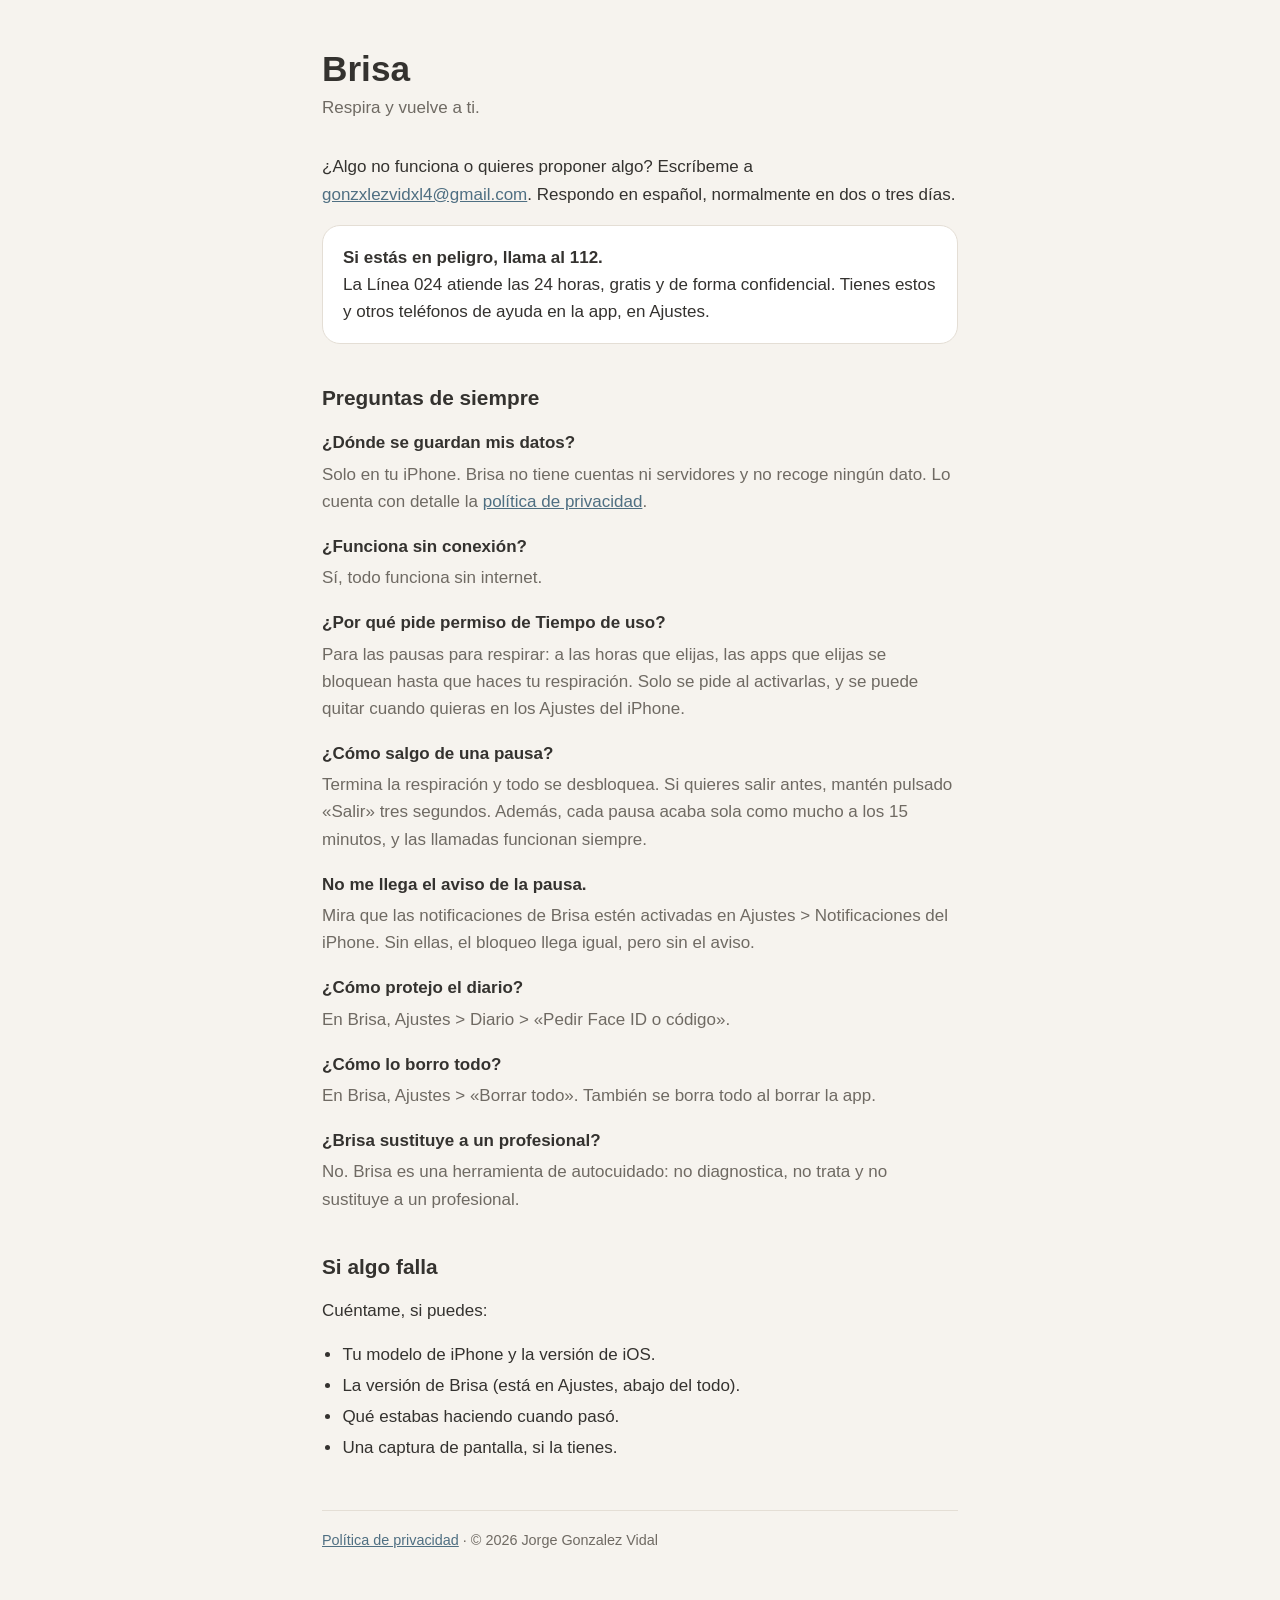
<file: index.html>
<!DOCTYPE html>
<html lang="es">
<head>
<meta charset="utf-8">
<meta name="viewport" content="width=device-width, initial-scale=1">
<meta name="color-scheme" content="light dark">
<title>Brisa · Soporte</title>
<link rel="stylesheet" href="estilo.css">
</head>
<body>
<main>
  <h1>Brisa</h1>
  <p class="lema">Respira y vuelve a ti.</p>

  <p>¿Algo no funciona o quieres proponer algo? Escríbeme a
    <a href="mailto:gonzxlezvidxl4@gmail.com">gonzxlezvidxl4@gmail.com</a>.
    Respondo en español, normalmente en dos o tres días.</p>

  <div class="tarjeta">
    <strong>Si estás en peligro, llama al 112.</strong><br>
    La Línea 024 atiende las 24 horas, gratis y de forma confidencial. Tienes estos y otros teléfonos de ayuda en la app, en Ajustes.
  </div>

  <h2>Preguntas de siempre</h2>
  <dl>
    <dt>¿Dónde se guardan mis datos?</dt>
    <dd>Solo en tu iPhone. Brisa no tiene cuentas ni servidores y no recoge ningún dato. Lo cuenta con detalle la <a href="privacidad.html">política de privacidad</a>.</dd>

    <dt>¿Funciona sin conexión?</dt>
    <dd>Sí, todo funciona sin internet.</dd>

    <dt>¿Por qué pide permiso de Tiempo de uso?</dt>
    <dd>Para las pausas para respirar: a las horas que elijas, las apps que elijas se bloquean hasta que haces tu respiración. Solo se pide al activarlas, y se puede quitar cuando quieras en los Ajustes del iPhone.</dd>

    <dt>¿Cómo salgo de una pausa?</dt>
    <dd>Termina la respiración y todo se desbloquea. Si quieres salir antes, mantén pulsado «Salir» tres segundos. Además, cada pausa acaba sola como mucho a los 15 minutos, y las llamadas funcionan siempre.</dd>

    <dt>No me llega el aviso de la pausa.</dt>
    <dd>Mira que las notificaciones de Brisa estén activadas en Ajustes &gt; Notificaciones del iPhone. Sin ellas, el bloqueo llega igual, pero sin el aviso.</dd>

    <dt>¿Cómo protejo el diario?</dt>
    <dd>En Brisa, Ajustes &gt; Diario &gt; «Pedir Face ID o código».</dd>

    <dt>¿Cómo lo borro todo?</dt>
    <dd>En Brisa, Ajustes &gt; «Borrar todo». También se borra todo al borrar la app.</dd>

    <dt>¿Brisa sustituye a un profesional?</dt>
    <dd>No. Brisa es una herramienta de autocuidado: no diagnostica, no trata y no sustituye a un profesional.</dd>
  </dl>

  <h2>Si algo falla</h2>
  <p>Cuéntame, si puedes:</p>
  <ul>
    <li>Tu modelo de iPhone y la versión de iOS.</li>
    <li>La versión de Brisa (está en Ajustes, abajo del todo).</li>
    <li>Qué estabas haciendo cuando pasó.</li>
    <li>Una captura de pantalla, si la tienes.</li>
  </ul>

  <footer>
    <a href="privacidad.html">Política de privacidad</a> · © 2026 Jorge Gonzalez Vidal
  </footer>
</main>
</body>
</html>
</file>
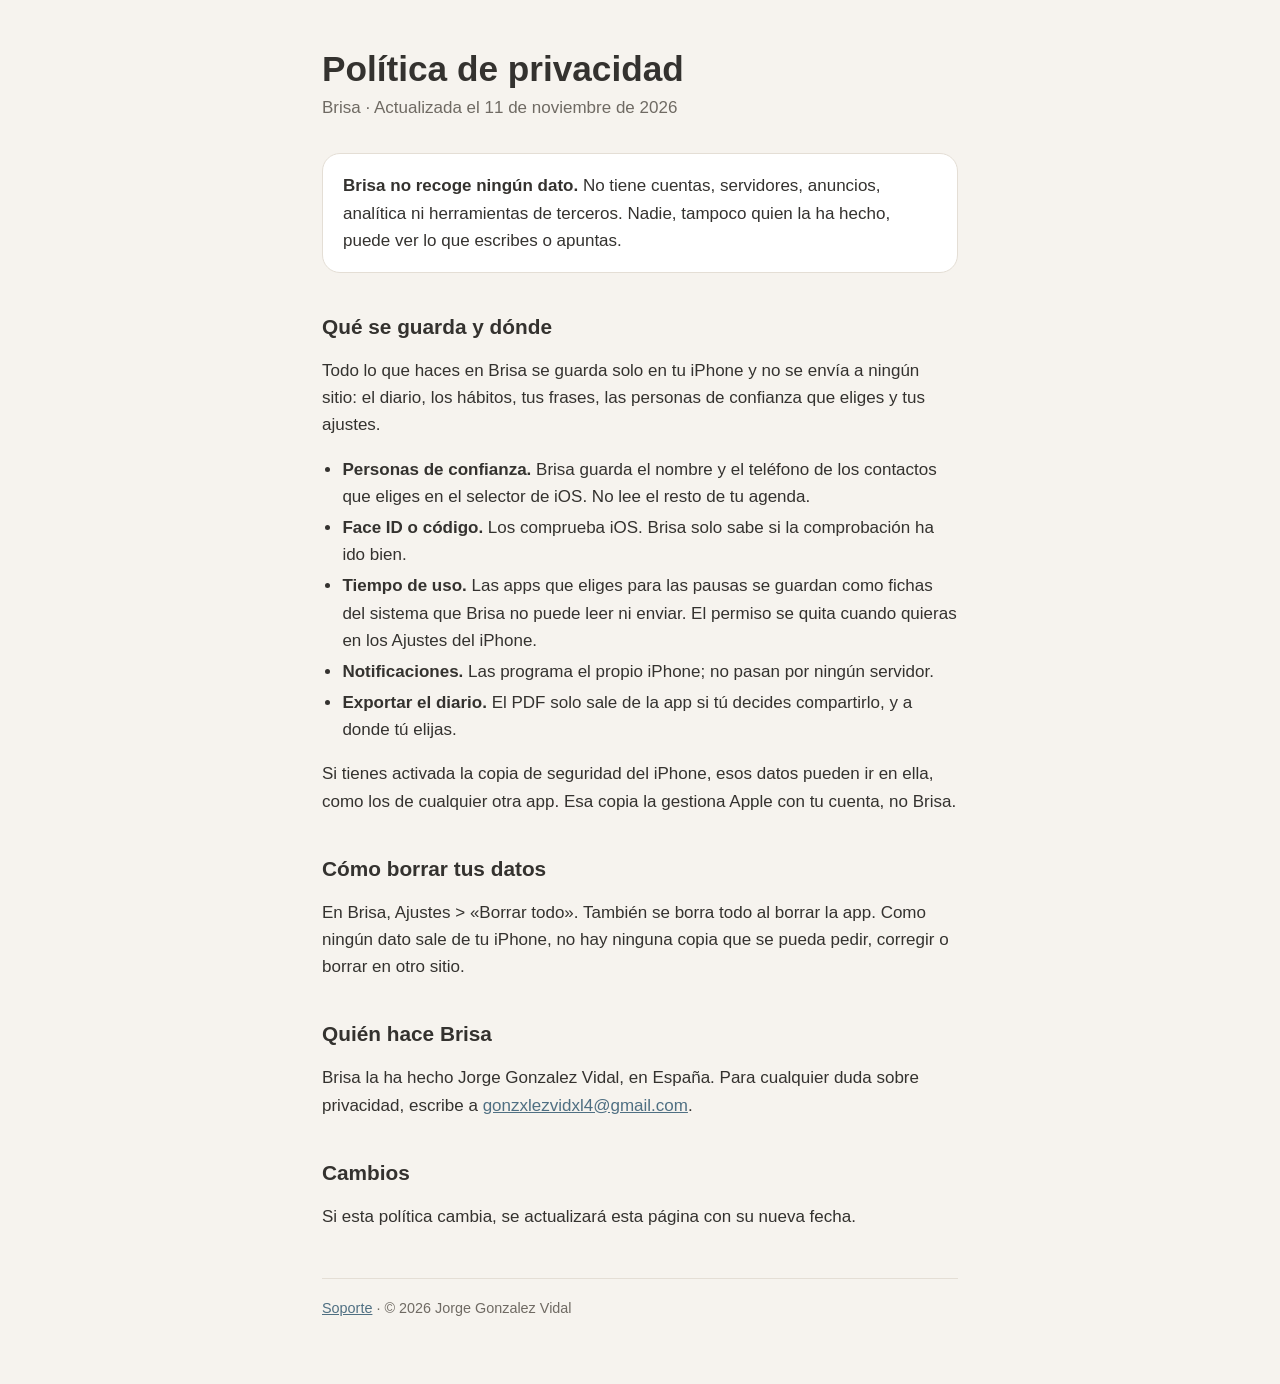
<file: privacidad.html>
<!DOCTYPE html>
<html lang="es">
<head>
<meta charset="utf-8">
<meta name="viewport" content="width=device-width, initial-scale=1">
<meta name="color-scheme" content="light dark">
<title>Brisa · Política de privacidad</title>
<link rel="stylesheet" href="estilo.css">
</head>
<body>
<main>
  <h1>Política de privacidad</h1>
  <p class="lema">Brisa · Actualizada el 11 de noviembre de 2026</p>

  <div class="tarjeta">
    <strong>Brisa no recoge ningún dato.</strong> No tiene cuentas, servidores, anuncios, analítica ni herramientas de terceros. Nadie, tampoco quien la ha hecho, puede ver lo que escribes o apuntas.
  </div>

  <h2>Qué se guarda y dónde</h2>
  <p>Todo lo que haces en Brisa se guarda solo en tu iPhone y no se envía a ningún sitio: el diario, los hábitos, tus frases, las personas de confianza que eliges y tus ajustes.</p>
  <ul>
    <li><strong>Personas de confianza.</strong> Brisa guarda el nombre y el teléfono de los contactos que eliges en el selector de iOS. No lee el resto de tu agenda.</li>
    <li><strong>Face ID o código.</strong> Los comprueba iOS. Brisa solo sabe si la comprobación ha ido bien.</li>
    <li><strong>Tiempo de uso.</strong> Las apps que eliges para las pausas se guardan como fichas del sistema que Brisa no puede leer ni enviar. El permiso se quita cuando quieras en los Ajustes del iPhone.</li>
    <li><strong>Notificaciones.</strong> Las programa el propio iPhone; no pasan por ningún servidor.</li>
    <li><strong>Exportar el diario.</strong> El PDF solo sale de la app si tú decides compartirlo, y a donde tú elijas.</li>
  </ul>
  <p>Si tienes activada la copia de seguridad del iPhone, esos datos pueden ir en ella, como los de cualquier otra app. Esa copia la gestiona Apple con tu cuenta, no Brisa.</p>

  <h2>Cómo borrar tus datos</h2>
  <p>En Brisa, Ajustes &gt; «Borrar todo». También se borra todo al borrar la app. Como ningún dato sale de tu iPhone, no hay ninguna copia que se pueda pedir, corregir o borrar en otro sitio.</p>

  <h2>Quién hace Brisa</h2>
  <p>Brisa la ha hecho Jorge Gonzalez Vidal, en España. Para cualquier duda sobre privacidad, escribe a
    <a href="mailto:gonzxlezvidxl4@gmail.com">gonzxlezvidxl4@gmail.com</a>.</p>

  <h2>Cambios</h2>
  <p>Si esta política cambia, se actualizará esta página con su nueva fecha.</p>

  <footer>
    <a href="./">Soporte</a> · © 2026 Jorge Gonzalez Vidal
  </footer>
</main>
</body>
</html>
</file>
<file: estilo.css>
:root {
  --fondo: #F6F3EE; --tarjeta: #FFFFFF; --texto: #34322F;
  --secundario: #6F6A63; --acento: #4F6F82; --borde: #E4DED5;
}
@media (prefers-color-scheme: dark) {
  :root {
    --fondo: #151413; --tarjeta: #1F1D1B; --texto: #E9E4DC;
    --secundario: #A39D94; --acento: #8FAABB; --borde: #2E2B28;
  }
}
* { box-sizing: border-box; }
body {
  margin: 0; background: var(--fondo); color: var(--texto);
  font: 17px/1.6 -apple-system, BlinkMacSystemFont, "SF Pro Text", "Helvetica Neue", Arial, sans-serif;
  -webkit-text-size-adjust: 100%;
}
main { max-width: 680px; margin: 0 auto; padding: 48px 22px 64px; }
h1 { font: 600 2.2rem/1.2 ui-rounded, -apple-system, sans-serif; margin: 0 0 4px; }
.lema { color: var(--secundario); margin: 0 0 32px; }
h2 { font: 600 1.3rem/1.3 ui-rounded, -apple-system, sans-serif; margin: 40px 0 12px; }
a { color: var(--acento); }
.tarjeta { background: var(--tarjeta); border: 1px solid var(--borde); border-radius: 18px; padding: 18px 20px; margin: 16px 0; }
dt { font-weight: 600; margin-top: 18px; }
dd { margin: 4px 0 0; color: var(--secundario); }
ul { padding-left: 1.2em; }
li { margin: 4px 0; }
.pequeno { font-size: 0.9rem; color: var(--secundario); }
footer { margin-top: 48px; padding-top: 18px; border-top: 1px solid var(--borde); font-size: 0.9rem; color: var(--secundario); }
</file>
